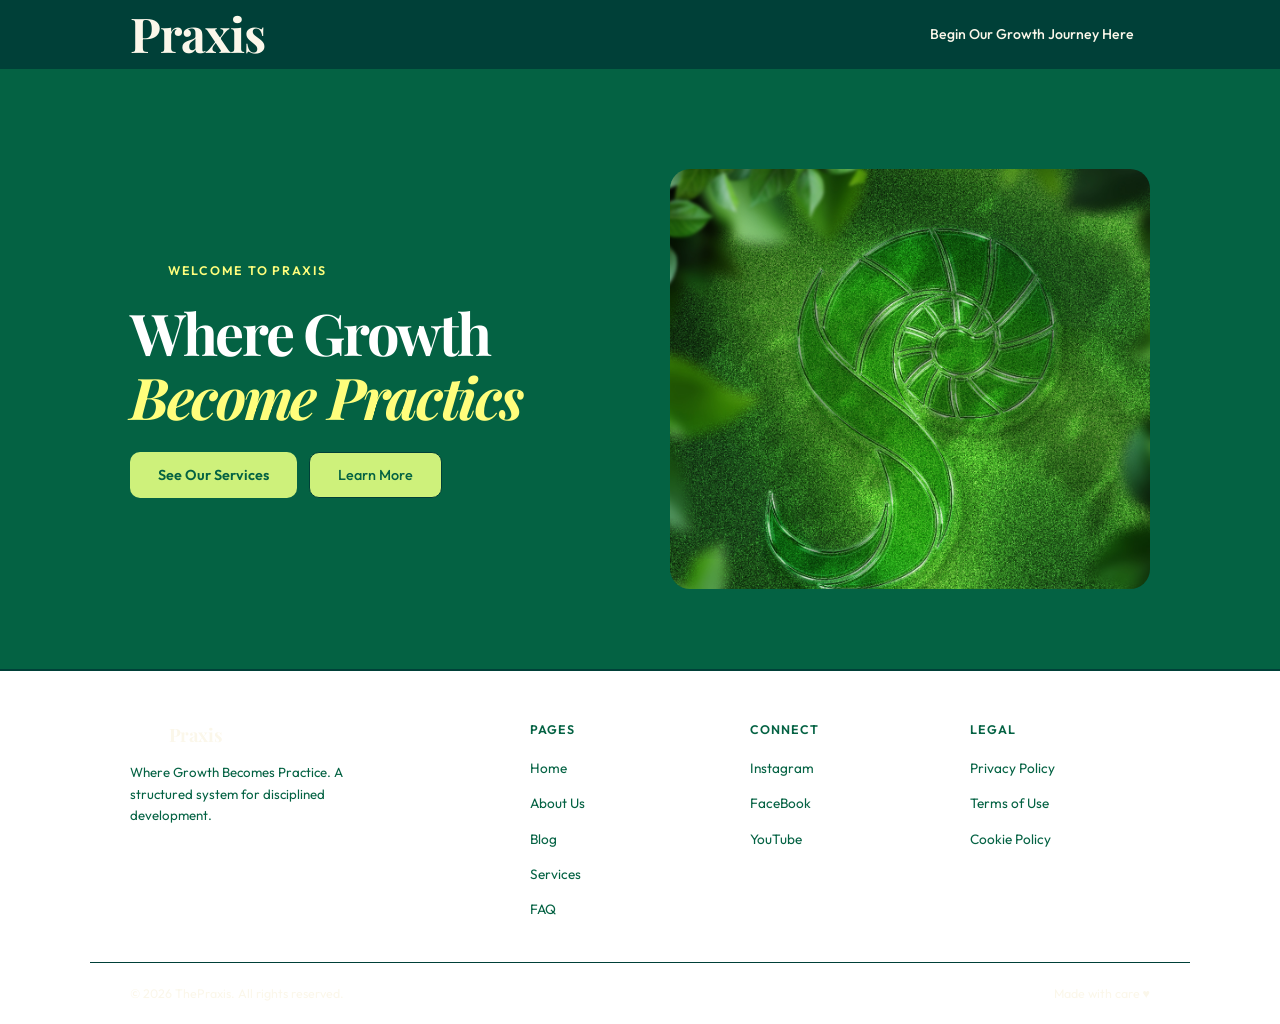
<file: index.html>
<!DOCTYPE html>
<html lang="en">
<head>
  <meta charset="UTF-8" />
  <meta name="viewport" content="width=device-width, initial-scale=1.0" />
  <title>Praxis</title>
  <link rel="stylesheet" href="home.css">
  <link href="https://fonts.googleapis.com/css2?family=Playfair+Display:wght@400;600;700&family=Outfit:wght@300;400;500;600&display=swap" rel="stylesheet" />
</head>
<body>

<!--Nav Bar-->
<nav>
  <div class="nav-inner">
    <div class="logo"><span>Praxis</span></div>

    <ul class="nav-links">
      <li><a href="about.html" class="active" id="nav-home">Begin Our Growth Journey Here</a></li>
    </ul>

    <button class="hamburger" onclick="toggleMenu(this)">
      <span></span><span></span><span></span>
    </button>
  </div>
</nav>

<!--Homepage-->
<div class="page active" id="page-home">

  <!--First half of the page -->
  <div class="hero">
    <div>
      <div class="hero-eyebrow animate-in">Welcome to Praxis</div>
      <h1 class="animate-in"> Where Growth <em> Become Practics</em></h1>
      <div class="hero-actions animate-in">
        <button class="btn-primary" onclick="showPage('services')">See Our Services</button>
        <button class="btn-secondary" onclick="showPage('about')">Learn More</button>
      </div>
    </div>
    <div class="hero-visual animate-in"></div>
  </div>

  <hr class="divider" />

  <!-- Features -->
 
</div>

<footer>
  <div class="footer-inner">
    <div class="footer-brand">
      <div class="logo">Your<span>Praxis</span></div>
      <p>Where Growth Becomes Practice. A structured system for disciplined development.</p>
    </div>
    <div class="footer-col">
      <h5>Pages</h5>
      <ul>
        <li><button onclick="showPage('home')">Home</button></li>
        <li><button onclick="showPage('about')">About Us</button></li>
        <li><button onclick="showPage('blog')">Blog</button></li>
        <li><button onclick="showPage('services')">Services</button></li>
        <li><button onclick="showPage('faq')">FAQ</button></li>
      </ul>
    </div>
    <div class="footer-col">
      <h5>Connect</h5>
      <ul>
        <li><button>Instagram</button></li>
        <li><button onclick="showLink('https://www.facebook.com/profile.php?id=61588609199906&sk=about')">FaceBook</button></li>
        <li><button>YouTube</button></li>
      </ul>
    </div>
    <div class="footer-col">
      <h5>Legal</h5>
      <ul>
        <li><button>Privacy Policy</button></li>
        <li><button>Terms of Use</button></li>
        <li><button>Cookie Policy</button></li>
      </ul>
    </div>
  </div>
  <div class="footer-bottom">
    <span>© 2026 ThePraxis. All rights reserved.</span>
    <span>Made with care ♥</span>
  </div>
</footer>
<script src="index.html"></script>
</body>
</html>
</file>
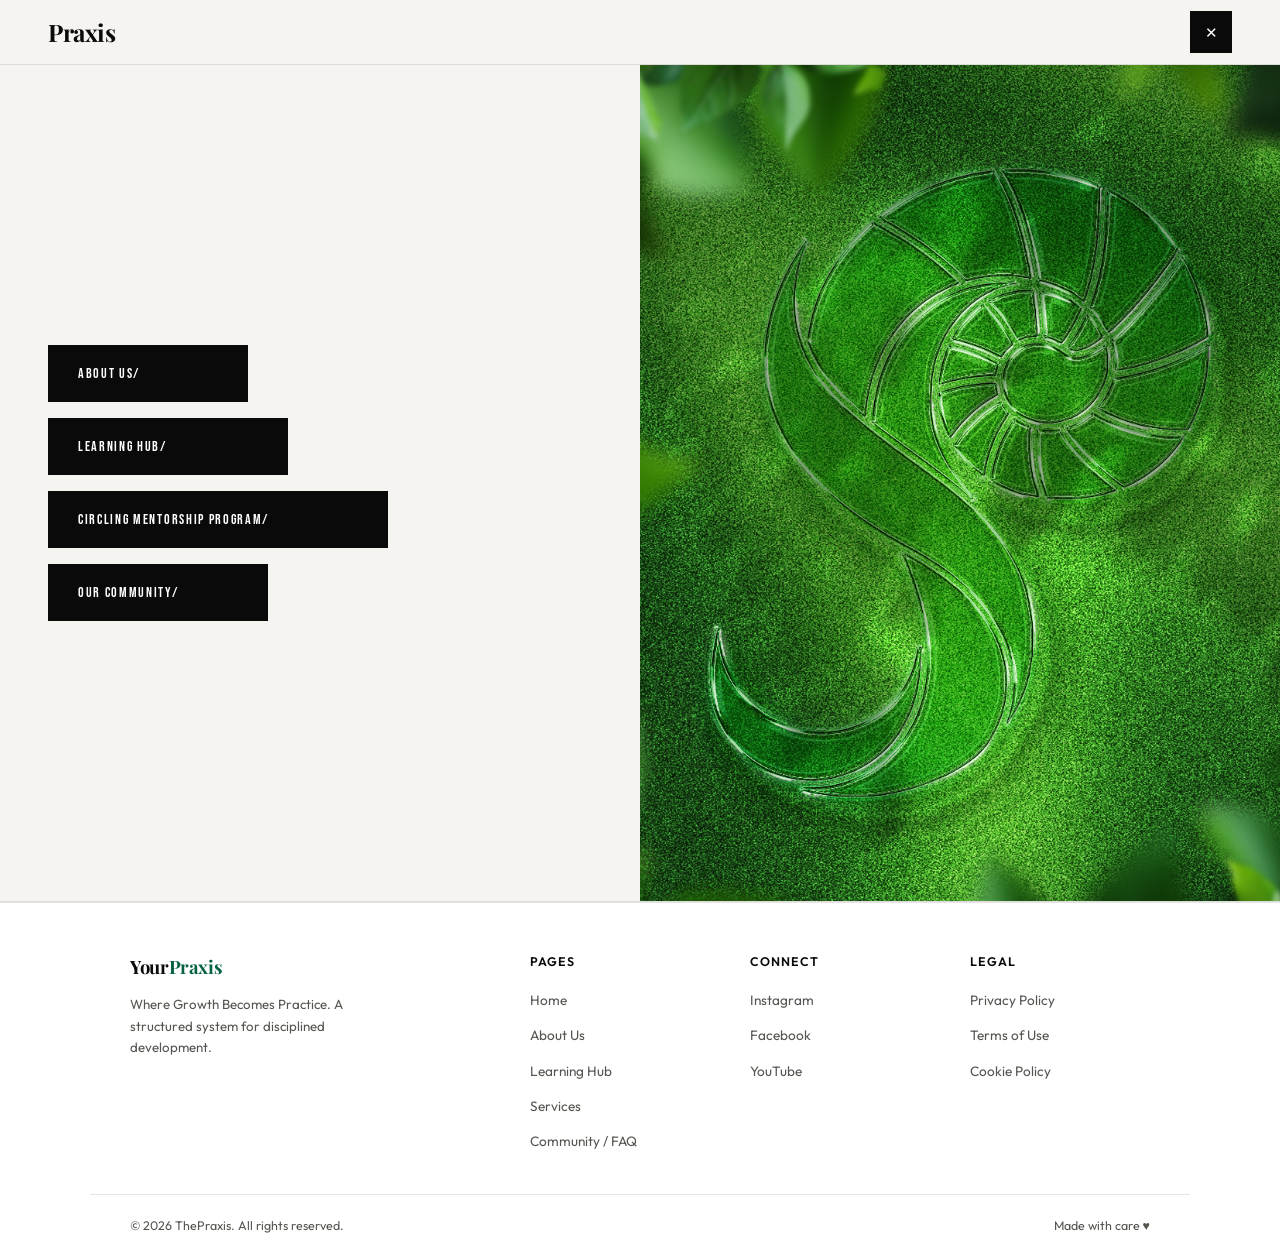
<file: about.html>
<!DOCTYPE html>
<html lang="en">
<head>
  <meta charset="UTF-8" />
  <meta name="viewport" content="width=device-width, initial-scale=1.0" />
  <title>Praxis</title>
  <link rel="stylesheet" href="about.css">
  <link href="https://fonts.googleapis.com/css2?family=Playfair+Display:wght@400;600;700&family=Outfit:wght@300;400;500;600&family=Bebas+Neue&display=swap" rel="stylesheet" />
 
</head>
<body>

<!-- ══ NAV ══ -->
<nav>
  <div class="nav-inner">
    <div class="logo">Praxis</div>
    <button class="nav-close" onclick="toggleClose(this)" aria-label="Close">✕</button>
    <button class="hamburger" onclick="toggleMenu(this)">
      <span></span><span></span><span></span>
    </button>
  </div>
</nav>

<!-- ══ HOME PAGE ══ -->
<div class="page active" id="page-home">

  <div class="split-hero">
    <!-- LEFT: nav buttons -->
    <div class="split-left">
      <button class="split-nav-btn animate-in" onclick="showPage('about')"><span>ABOUT US/</span></button>
      <button class="split-nav-btn animate-in" onclick="showPage('blog')"><span>LEARNING HUB/</span></button>
      <button class="split-nav-btn animate-in" onclick="showPage('services')"><span>CIRCLING MENTORSHIP PROGRAM/</span></button>
      <button class="split-nav-btn animate-in" onclick="showPage('faq')"><span>OUR COMMUNITY/</span></button>
    </div>

    <!-- RIGHT: image + overlay -->
    <div class="split-right">
      <div class="hero-visual"></div>
    </div>
  </div>

  <hr class="divider" />

  <!-- Features -->

</div><!-- /page-home -->

<!-- ══ ABOUT PAGE ══ -->
<div class="page" id="page-about">
  <div class="about-hero">
    <div class="about-text animate-in">
      <div class="section-label">About Praxis</div>
      <h2>We believe growth is a practice, not a destination.</h2>
      <p>Praxis was built on a simple idea: real transformation happens through consistent, intentional action — not bursts of motivation. We created a structured system that makes discipline accessible.</p>
      <p>Our team of coaches, mentors, and community builders work together to create an environment where growth is expected, celebrated, and sustained.</p>
    </div>
    <div class="about-visual animate-in">🌱</div>
  </div>
  <hr class="divider" />
  <div class="section">
    <div class="section-label">Our Values</div>
    <h2 class="section-title">Principles We Live By</h2>
    <div class="values-grid">
      <div class="value-card animate-in"><h4>Consistency Over Intensity</h4><p>Small, repeated actions compound into extraordinary results over time.</p></div>
      <div class="value-card animate-in"><h4>Radical Accountability</h4><p>We own our choices, our progress, and our setbacks — fully.</p></div>
      <div class="value-card animate-in"><h4>Community as Foundation</h4><p>Growth accelerates when we're surrounded by people invested in our success.</p></div>
      <div class="value-card animate-in"><h4>Practice as Identity</h4><p>We don't just do growth work. We become people who practice growth daily.</p></div>
    </div>
  </div>
  <hr class="divider" />
</div><!-- /page-about -->

<!-- ══ BLOG / LEARNING HUB PAGE ══ -->
<div class="page" id="page-blog">
  <div class="section">
    <div class="section-label">Learning Hub</div>
    <h2 class="section-title">Ideas Worth Practicing</h2>
    <p class="section-sub">Frameworks, stories, and insights to fuel your growth journey.</p>
    <div class="blog-grid">
      <div class="blog-card animate-in">
        <div class="blog-thumb g1"></div>
        <div class="blog-content">
          <div class="blog-tag">Mentorship</div>
          <div class="blog-title">Why Every High Performer Has a Mentor</div>
          <div class="blog-excerpt">The science and stories behind guided growth.</div>
          <div class="blog-meta"><span>Apr 2026</span><span class="read-more">Read →</span></div>
        </div>
      </div>
      <div class="blog-card animate-in">
        <div class="blog-thumb g2"></div>
        <div class="blog-content">
          <div class="blog-tag">Skills</div>
          <div class="blog-title">Building a Skillset That Compounds</div>
          <div class="blog-excerpt">How to choose the right skills at the right time.</div>
          <div class="blog-meta"><span>Mar 2026</span><span class="read-more">Read →</span></div>
        </div>
      </div>
      <div class="blog-card animate-in">
        <div class="blog-thumb g3"></div>
        <div class="blog-content">
          <div class="blog-tag">Habits</div>
          <div class="blog-title">The 1% Rule: Small Shifts, Big Gains</div>
          <div class="blog-excerpt">Marginal gains and the arithmetic of improvement.</div>
          <div class="blog-meta"><span>Feb 2026</span><span class="read-more">Read →</span></div>
        </div>
      </div>
      <div class="blog-card animate-in">
        <div class="blog-thumb g4"></div>
        <div class="blog-content">
          <div class="blog-tag">Community</div>
          <div class="blog-title">The Hidden Power of Accountability Circles</div>
          <div class="blog-excerpt">Why who you grow with matters as much as how.</div>
          <div class="blog-meta"><span>Jan 2026</span><span class="read-more">Read →</span></div>
        </div>
      </div>
      <div class="blog-card animate-in">
        <div class="blog-thumb g5"></div>
        <div class="blog-content">
          <div class="blog-tag">Mindset</div>
          <div class="blog-title">From Fixed to Fluid: Rewiring How You Learn</div>
          <div class="blog-excerpt">Practical ways to cultivate a growth mindset daily.</div>
          <div class="blog-meta"><span>Dec 2025</span><span class="read-more">Read →</span></div>
        </div>
      </div>
      <div class="blog-card animate-in">
        <div class="blog-thumb g6"></div>
        <div class="blog-content">
          <div class="blog-tag">Practice</div>
          <div class="blog-title">What Does Praxis Actually Mean?</div>
          <div class="blog-excerpt">The philosophy behind turning theory into lived action.</div>
          <div class="blog-meta"><span>Nov 2025</span><span class="read-more">Read →</span></div>
        </div>
      </div>
    </div>
  </div>
</div><!-- /page-blog -->

<!-- ══ SERVICES PAGE ══ -->
<div class="page" id="page-services">
  <div class="section">
    <div class="section-label">Services</div>
    <h2 class="section-title">Programs Designed for Real Growth</h2>
    <p class="section-sub">Every offering is built around practice — not passive consumption.</p>
    <div class="services-grid">
      <div class="service-card animate-in">
        <div class="service-icon">🧭</div>
        <div class="service-info"><h3>1-on-1 Mentorship</h3><p>Personalised sessions with a dedicated mentor who knows your goals, challenges, and growth edge.</p><span class="service-link">Learn more →</span></div>
      </div>
      <div class="service-card animate-in">
        <div class="service-icon">🔄</div>
        <div class="service-info"><h3>Circling Mentorship Program</h3><p>Small-group cohorts that combine peer accountability with expert facilitation for deep, sustained growth.</p><span class="service-link">Learn more →</span></div>
      </div>
      <div class="service-card animate-in">
        <div class="service-icon">📖</div>
        <div class="service-info"><h3>Learning Hub Access</h3><p>Curated frameworks, exercises, workshops, and resources updated every month.</p><span class="service-link">Learn more →</span></div>
      </div>
      <div class="service-card animate-in">
        <div class="service-icon">🌐</div>
        <div class="service-info"><h3>Community Membership</h3><p>Join a thriving community of growth-focused individuals doing the work alongside you.</p><span class="service-link">Learn more →</span></div>
      </div>
    </div>
  </div>
  <hr class="divider" />
  <div class="section">
    <div class="section-label">Pricing</div>
    <h2 class="section-title">Simple, Transparent Plans</h2>
    <div class="pricing-grid">
      <div class="pricing-card animate-in">
        <div class="plan-name">Starter</div>
        <div class="plan-price">Free</div>
        <div class="plan-period">Forever</div>
        <ul class="plan-features">
          <li class="plan-feature">Community access</li>
          <li class="plan-feature">Learning Hub (basic)</li>
          <li class="plan-feature">Monthly group call</li>
        </ul>
        <button class="plan-btn plan-btn-outline">Get Started</button>
      </div>
      <div class="pricing-card featured animate-in">
        <div class="plan-name">Growth</div>
        <div class="plan-price">$49</div>
        <div class="plan-period">per month</div>
        <ul class="plan-features">
          <li class="plan-feature">Everything in Starter</li>
          <li class="plan-feature">Full Learning Hub</li>
          <li class="plan-feature">Circling Program access</li>
          <li class="plan-feature">Weekly group sessions</li>
        </ul>
        <button class="plan-btn plan-btn-white">Join Growth</button>
      </div>
      <div class="pricing-card animate-in">
        <div class="plan-name">Elite</div>
        <div class="plan-price">$149</div>
        <div class="plan-period">per month</div>
        <ul class="plan-features">
          <li class="plan-feature">Everything in Growth</li>
          <li class="plan-feature">1-on-1 mentorship (2×/mo)</li>
          <li class="plan-feature">Priority support</li>
          <li class="plan-feature">Custom growth plan</li>
        </ul>
        <button class="plan-btn plan-btn-outline">Go Elite</button>
      </div>
    </div>
  </div>
</div><!-- /page-services -->

<!-- ══ FAQ / COMMUNITY PAGE ══ -->
<div class="page" id="page-faq">
  <div class="section">
    <div class="section-label">Community / FAQ</div>
    <h2 class="section-title">Questions, Answered</h2>
    <p class="section-sub">Everything you need to know before taking the first step.</p>
    <div class="faq-list">
      <div class="faq-item animate-in">
        <button class="faq-q" onclick="toggleFaq(this)">What is Praxis? <span class="faq-arrow">▼</span></button>
        <div class="faq-a">Praxis is a structured personal-growth platform combining mentorship, community, and curated learning — built for people serious about turning intention into consistent action.</div>
      </div>
      <div class="faq-item animate-in">
        <button class="faq-q" onclick="toggleFaq(this)">Who is this for? <span class="faq-arrow">▼</span></button>
        <div class="faq-a">Anyone committed to deliberate self-development — whether you're a student, professional, entrepreneur, or simply someone who wants to grow with structure and community support.</div>
      </div>
      <div class="faq-item animate-in">
        <button class="faq-q" onclick="toggleFaq(this)">What is the Circling Mentorship Program? <span class="faq-arrow">▼</span></button>
        <div class="faq-a">A small-group cohort programme where 4–8 members work together with a trained facilitator over a defined period. You share goals, hold each other accountable, and grow together in real time.</div>
      </div>
      <div class="faq-item animate-in">
        <button class="faq-q" onclick="toggleFaq(this)">Can I cancel my plan anytime? <span class="faq-arrow">▼</span></button>
        <div class="faq-a">Yes. All paid plans are month-to-month with no lock-in. You can upgrade, downgrade, or cancel at any time from your account dashboard.</div>
      </div>
      <div class="faq-item animate-in">
        <button class="faq-q" onclick="toggleFaq(this)">Is there a free option? <span class="faq-arrow">▼</span></button>
        <div class="faq-a">Absolutely — the Starter tier is free forever and includes community access, basic Learning Hub content, and a monthly group call.</div>
      </div>
    </div>
    <div class="contact-strip animate-in">
      <div>
        <h3>Still have questions?</h3>
        <p>We're happy to help — someone from the team will get back to you within 24 hours.</p>
      </div>
      <button class="contact-email" onclick="showLink('https://www.facebook.com/profile.php?id=61588609199906&sk=about')">Contact Us</button>
    </div>
  </div>
</div><!-- /page-faq -->

<!-- ══ FOOTER ══ -->
<footer>
  <div class="footer-inner">
    <div class="footer-brand">
      <div class="logo">Your<span>Praxis</span></div>
      <p>Where Growth Becomes Practice. A structured system for disciplined development.</p>
    </div>
    <div class="footer-col">
      <h5>Pages</h5>
      <ul>
        <li><button onclick="showPage('home')">Home</button></li>
        <li><button onclick="showPage('about')">About Us</button></li>
        <li><button onclick="showPage('blog')">Learning Hub</button></li>
        <li><button onclick="showPage('services')">Services</button></li>
        <li><button onclick="showPage('faq')">Community / FAQ</button></li>
      </ul>
    </div>
    <div class="footer-col">
      <h5>Connect</h5>
      <ul>
        <li><button>Instagram</button></li>
        <li><button onclick="showLink('https://www.facebook.com/profile.php?id=61588609199906&sk=about')">Facebook</button></li>
        <li><button>YouTube</button></li>
      </ul>
    </div>
    <div class="footer-col">
      <h5>Legal</h5>
      <ul>
        <li><button>Privacy Policy</button></li>
        <li><button>Terms of Use</button></li>
        <li><button>Cookie Policy</button></li>
      </ul>
    </div>
  </div>
  <div class="footer-bottom">
    <span>© 2026 ThePraxis. All rights reserved.</span>
    <span>Made with care ♥</span>
  </div>
</footer>
<script src="about.js"></script>
</body>
</html>
</file>
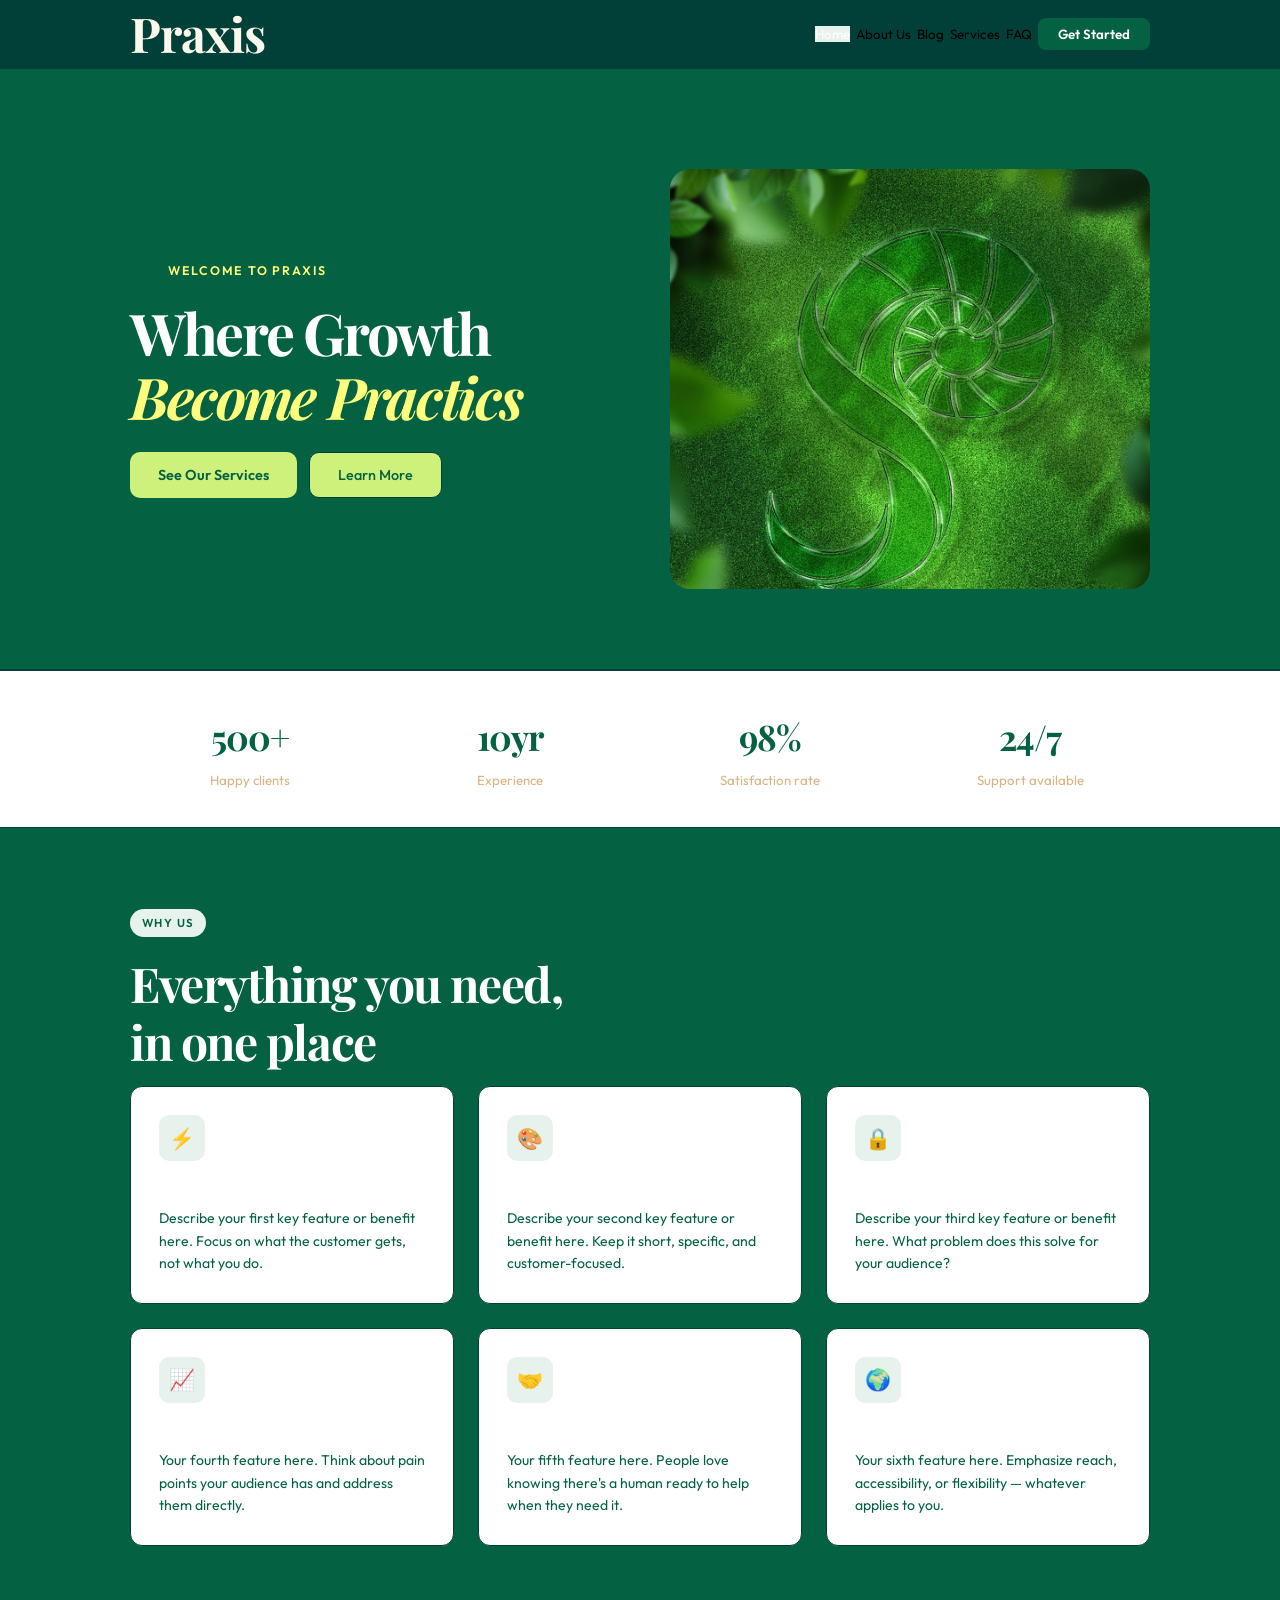
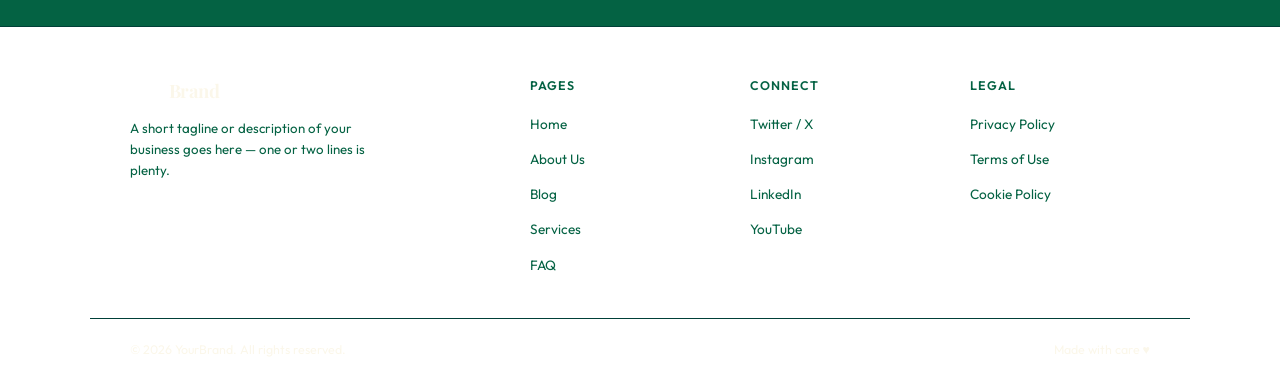
<file: home.html>
<!DOCTYPE html>
<html lang="en">
<head>
  <meta charset="UTF-8" />
  <meta name="viewport" content="width=device-width, initial-scale=1.0" />
  <title>Praxis</title>
  <link rel="stylesheet" href="home.css">
  <link href="https://fonts.googleapis.com/css2?family=Playfair+Display:wght@400;600;700&family=Outfit:wght@300;400;500;600&display=swap" rel="stylesheet" />
</head>
<body>

<!--Nav Bar-->
<nav>
  <div class="nav-inner">
    <div class="logo"><span>Praxis</span></div>

    <ul class="nav-links">
      <li><button onclick="showPage('home')" class="active" id="nav-home">Home</button></li>
      <li><button onclick="showPage('about')" id="nav-about">About Us</button></li>
      <li><button onclick="showPage('blog')" id="nav-blog">Blog</button></li>
      <li><button onclick="showPage('services')" id="nav-services">Services</button></li>
      <li><button onclick="showPage('faq')" id="nav-faq">FAQ</button></li>
      <li><button class="nav-cta">Get Started</button></li>
    </ul>

    <button class="hamburger" onclick="toggleMenu(this)">
      <span></span><span></span><span></span>
    </button>
  </div>
</nav>

<!--Homepage-->
<div class="page active" id="page-home">

  <!--First half of the page -->
  <div class="hero">
    <div>
      <div class="hero-eyebrow animate-in">Welcome to Praxis</div>
      <h1 class="animate-in"> Where Growth <em> Become Practics</em></h1>
      <div class="hero-actions animate-in">
        <button class="btn-primary" onclick="showPage('services')">See Our Services</button>
        <button class="btn-secondary" onclick="showPage('about')">Learn More</button>
      </div>
    </div>
    <div class="hero-visual animate-in"></div>
  </div>

  <hr class="divider" />

  <!-- Random stats maybe??? -->
  <div class="stats-strip">
    <div class="stats-inner"> 
      <div><div class="stat-num">500+</div><div class="stat-label">Happy clients</div></div>
      <div><div class="stat-num">10yr</div><div class="stat-label">Experience</div></div>
      <div><div class="stat-num">98%</div><div class="stat-label">Satisfaction rate</div></div>
      <div><div class="stat-num">24/7</div><div class="stat-label">Support available</div></div>
    </div>
  </div>

  <!-- Features -->
  <div class="section">
    <div class="section-label">Why us</div>
    <h2 class="section-title">Everything you need,<br>in one place</h2>
    

    <div class="features-grid">
      <div class="feature-card">
        <div class="feature-icon">⚡</div>
        <h3>Fast & Reliable</h3>
        <p>Describe your first key feature or benefit here. Focus on what the customer gets, not what you do.</p>
      </div>
      <div class="feature-card">
        <div class="feature-icon">🎨</div>
        <h3>Beautifully Crafted</h3>
        <p>Describe your second key feature or benefit here. Keep it short, specific, and customer-focused.</p>
      </div>
      <div class="feature-card">
        <div class="feature-icon">🔒</div>
        <h3>Secure & Trusted</h3>
        <p>Describe your third key feature or benefit here. What problem does this solve for your audience?</p>
      </div>
      <div class="feature-card">
        <div class="feature-icon">📈</div>
        <h3>Built to Scale</h3>
        <p>Your fourth feature here. Think about pain points your audience has and address them directly.</p>
      </div>
      <div class="feature-card">
        <div class="feature-icon">🤝</div>
        <h3>Personal Support</h3>
        <p>Your fifth feature here. People love knowing there's a human ready to help when they need it.</p>
      </div>
      <div class="feature-card">
        <div class="feature-icon">🌍</div>
        <h3>Available Anywhere</h3>
        <p>Your sixth feature here. Emphasize reach, accessibility, or flexibility — whatever applies to you.</p>
      </div>
    </div>
  </div>

</div>

<!--About Page-->
<div class="page" id="page-about">

  <div class="about-hero">
    <div class="about-visual animate-in">👋</div>
    <div class="about-text">
      <div class="section-label animate-in">Our story</div>
      <h2 class="animate-in">We're a team that cares about doing great work</h2>
      <p class="animate-in">This is where you tell your story. Who are you, what do you believe in, and why did you start this? Be genuine — people connect with real stories more than polished corporate copy.</p>
      <p class="animate-in">Add another paragraph here with more depth. Talk about your journey, your mission, or what drives your team every day. This is your chance to build trust.</p>
      <button class="btn-primary animate-in" onclick="showPage('services')">See What We Offer →</button>
    </div>
  </div>

  <hr class="divider" />

  <div class="section">
    <div class="section-label">What we stand for</div>
    <h2 class="section-title">Our values</h2>
    <p class="section-sub">These are the principles that guide every decision we make and every project we take on.</p>

    <div class="values-grid">
      <div class="value-card">
        <h4>🌱 Value One</h4>
        <p>Describe this core value and what it means in practice for your team and your clients. Keep it authentic.</p>
      </div>
      <div class="value-card">
        <h4>💡 Value Two</h4>
        <p>Describe this core value and what it means in practice for your team and your clients. Keep it authentic.</p>
      </div>
      <div class="value-card">
        <h4>🤲 Value Three</h4>
        <p>Describe this core value and what it means in practice for your team and your clients. Keep it authentic.</p>
      </div>
      <div class="value-card">
        <h4>🔥 Value Four</h4>
        <p>Describe this core value and what it means in practice for your team and your clients. Keep it authentic.</p>
      </div>
    </div>
  </div>

  <hr class="divider" />

  <div class="section">
    <div class="section-label">The people</div>
    <h2 class="section-title">Meet the team</h2>
    <p class="section-sub">Real humans who are passionate about what they do. Add or remove cards to match your team size.</p>

    <div class="team-grid">
      <div class="team-card">
        <div class="team-avatar">👤</div>
        <div class="team-name">Your Name</div>
        <div class="team-role">Founder & CEO</div>
        <div class="team-bio">A short sentence or two about this person — their background, what they bring to the team.</div>
      </div>
      <div class="team-card">
        <div class="team-avatar">👤</div>
        <div class="team-name">Team Member</div>
        <div class="team-role">Head of Design</div>
        <div class="team-bio">A short sentence or two about this person — their background, what they bring to the team.</div>
      </div>
      <div class="team-card">
        <div class="team-avatar">👤</div>
        <div class="team-name">Team Member</div>
        <div class="team-role">Lead Developer</div>
        <div class="team-bio">A short sentence or two about this person — their background, what they bring to the team.</div>
      </div>
    </div>
  </div>

</div>

<!--Blog section -->
<div class="page" id="page-blog">
  <div class="section">
    <div class="section-label animate-in">From the blog</div>
    <h2 class="section-title animate-in">Latest articles</h2>
    <p class="section-sub animate-in">Thoughts, guides, and updates from our team. Replace these with your real posts.</p>

    <div class="blog-grid">
      <div class="blog-card">
        <div class="blog-thumb g1">✍️</div>
        <div class="blog-content">
          <div class="blog-tag">Category</div>
          <div class="blog-title">Your first blog post title goes right here</div>
          <div class="blog-excerpt">A short excerpt that gives the reader a preview of what they'll learn. Make it enticing — one or two sentences.</div>
          <div class="blog-meta">
            <span>Jan 12, 2026</span>
            <a href="#" class="read-more">Read more →</a>
          </div>
        </div>
      </div>
      <div class="blog-card">
        <div class="blog-thumb g2">💡</div>
        <div class="blog-content">
          <div class="blog-tag">Tips</div>
          <div class="blog-title">A second article with a compelling headline</div>
          <div class="blog-excerpt">Draw the reader in with a short, punchy preview. What will they take away from this post?</div>
          <div class="blog-meta">
            <span>Jan 5, 2026</span>
            <a href="#" class="read-more">Read more →</a>
          </div>
        </div>
      </div>
      <div class="blog-card">
        <div class="blog-thumb g3">🚀</div>
        <div class="blog-content">
          <div class="blog-tag">News</div>
          <div class="blog-title">Third post — keep headlines under 10 words</div>
          <div class="blog-excerpt">Short excerpts work best. Give just enough info to spark curiosity and earn the click.</div>
          <div class="blog-meta">
            <span>Dec 28, 2025</span>
            <a href="#" class="read-more">Read more →</a>
          </div>
        </div>
      </div>
      <div class="blog-card">
        <div class="blog-thumb g4">🎯</div>
        <div class="blog-content">
          <div class="blog-tag">Guide</div>
          <div class="blog-title">A fourth article you can customize freely</div>
          <div class="blog-excerpt">Add as many blog cards as you need. Duplicate the HTML block above and change the content.</div>
          <div class="blog-meta">
            <span>Dec 15, 2025</span>
            <a href="#" class="read-more">Read more →</a>
          </div>
        </div>
      </div>
      <div class="blog-card">
        <div class="blog-thumb g5">📖</div>
        <div class="blog-content">
          <div class="blog-tag">Story</div>
          <div class="blog-title">Fifth post — share something valuable here</div>
          <div class="blog-excerpt">The best blog content teaches something, tells a story, or solves a real problem your audience has.</div>
          <div class="blog-meta">
            <span>Nov 30, 2025</span>
            <a href="#" class="read-more">Read more →</a>
          </div>
        </div>
      </div>
      <div class="blog-card">
        <div class="blog-thumb g6">🌐</div>
        <div class="blog-content">
          <div class="blog-tag">Insights</div>
          <div class="blog-title">Sixth post to round out the grid nicely</div>
          <div class="blog-excerpt">Six cards fill the grid perfectly in three columns. Add more below if your blog grows.</div>
          <div class="blog-meta">
            <span>Nov 18, 2025</span>
            <a href="#" class="read-more">Read more →</a>
          </div>
        </div>
      </div>
    </div>
  </div>
</div>

<!--Services -->
<div class="page" id="page-services">
  <div class="section">
    <div class="section-label animate-in">What we do</div>
    <h2 class="section-title animate-in">Our services</h2>
    <p class="section-sub animate-in">Add, remove, or rename these service cards to match what you actually offer.</p>

    <div class="services-grid" style="margin-bottom: 70px;">
      <div class="service-card">
        <div class="service-icon">🎨</div>
        <div class="service-info">
          <h3>Service One</h3>
          <p>Describe this service clearly. What do you do, who is it for, and what result does the client get? One to three sentences works well here.</p>
          <a href="#" class="service-link">Learn more →</a>
        </div>
      </div>
      <div class="service-card">
        <div class="service-icon">💻</div>
        <div class="service-info">
          <h3>Service Two</h3>
          <p>Describe this service clearly. What do you do, who is it for, and what result does the client get? One to three sentences works well here.</p>
          <a href="#" class="service-link">Learn more →</a>
        </div>
      </div>
      <div class="service-card">
        <div class="service-icon">📊</div>
        <div class="service-info">
          <h3>Service Three</h3>
          <p>Describe this service clearly. What do you do, who is it for, and what result does the client get? One to three sentences works well here.</p>
          <a href="#" class="service-link">Learn more →</a>
        </div>
      </div>
      <div class="service-card">
        <div class="service-icon">🔧</div>
        <div class="service-info">
          <h3>Service Four</h3>
          <p>Describe this service clearly. What do you do, who is it for, and what result does the client get? One to three sentences works well here.</p>
          <a href="#" class="service-link">Learn more →</a>
        </div>
      </div>
    </div>

    <hr class="divider" style="margin-bottom: 60px;" />

    <div class="section-label">Pricing</div>
    <h2 class="section-title">Simple, honest pricing</h2>
    <p class="section-sub">No hidden fees. Pick the plan that fits. Update the prices and features to match your offerings.</p>

    <div class="pricing-grid">
      <div class="pricing-card">
        <div class="plan-name">Starter</div>
        <div class="plan-price">$0</div>
        <div class="plan-period">per month</div>
        <ul class="plan-features">
          <li class="plan-feature">Feature one</li>
          <li class="plan-feature">Feature two</li>
          <li class="plan-feature">Feature three</li>
          <li class="plan-feature">Email support</li>
        </ul>
        <button class="plan-btn plan-btn-outline">Get started free</button>
      </div>
      <div class="pricing-card featured">
        <div class="plan-name">Pro</div>
        <div class="plan-price">$49</div>
        <div class="plan-period">per month</div>
        <ul class="plan-features">
          <li class="plan-feature">Everything in Starter</li>
          <li class="plan-feature">Feature four</li>
          <li class="plan-feature">Feature five</li>
          <li class="plan-feature">Priority support</li>
        </ul>
        <button class="plan-btn plan-btn-white">Start Pro plan</button>
      </div>
      <div class="pricing-card">
        <div class="plan-name">Enterprise</div>
        <div class="plan-price">Custom</div>
        <div class="plan-period">contact us</div>
        <ul class="plan-features">
          <li class="plan-feature">Everything in Pro</li>
          <li class="plan-feature">Custom integrations</li>
          <li class="plan-feature">Dedicated manager</li>
          <li class="plan-feature">SLA guarantee</li>
        </ul>
        <button class="plan-btn plan-btn-outline">Talk to sales</button>
      </div>
    </div>
  </div>
</div>

<!--FAQ -->
<div class="page" id="page-faq">
  <div class="section">
    <div class="section-label animate-in">Got questions?</div>
    <h2 class="section-title animate-in">Frequently asked questions</h2>
    <p class="section-sub animate-in">Add your own questions and answers below. These should address the most common things your audience wants to know.</p>

    <div class="faq-list">
      <div class="faq-item">
        <button class="faq-q" onclick="toggleFaq(this)">
          What is your most frequently asked question?
          <span class="faq-arrow">▼</span>
        </button>
        <div class="faq-a">Write a clear, helpful answer here. Avoid jargon — answer the way you'd explain it to a friend. You can add as much detail as needed, but try to keep answers concise and scannable.</div>
      </div>
      <div class="faq-item">
        <button class="faq-q" onclick="toggleFaq(this)">
          How does your process work from start to finish?
          <span class="faq-arrow">▼</span>
        </button>
        <div class="faq-a">Explain your process step by step here. People want to know what to expect before they commit. A clear process description builds confidence and reduces friction.</div>
      </div>
      <div class="faq-item">
        <button class="faq-q" onclick="toggleFaq(this)">
          What is your pricing and are there any hidden fees?
          <span class="faq-arrow">▼</span>
        </button>
        <div class="faq-a">Be transparent about pricing here. If you have multiple plans, reference the Services page. Mention what's included, what's not, and any common add-ons people ask about.</div>
      </div>
      <div class="faq-item">
        <button class="faq-q" onclick="toggleFaq(this)">
          How long does it typically take to see results?
          <span class="faq-arrow">▼</span>
        </button>
        <div class="faq-a">Set realistic expectations here. Be honest about timelines — over-promising leads to disappointed clients. If it varies, explain what factors affect the timeline.</div>
      </div>
      <div class="faq-item">
        <button class="faq-q" onclick="toggleFaq(this)">
          Do you offer refunds or a satisfaction guarantee?
          <span class="faq-arrow">▼</span>
        </button>
        <div class="faq-a">Clearly state your policy here. A clear, fair refund policy removes a major barrier to purchase. If you offer a guarantee, spell out exactly what it covers.</div>
      </div>
      <div class="faq-item">
        <button class="faq-q" onclick="toggleFaq(this)">
          How can I get in touch with your team?
          <span class="faq-arrow">▼</span>
        </button>
        <div class="faq-a">List your contact options here — email, phone, chat, etc. Include expected response times so people know what to expect. You can also link to a contact form if you have one.</div>
      </div>
    </div>

    <!-- Contact strip -->
    <div class="contact-strip">
      <div>
        <h3>Still have questions?</h3>
        <p>We're happy to help — just send us a message and we'll get back to you quickly.</p>
      </div>
      <a href="mailto:hello@yourdomain.com" class="contact-email">📧 hello@yourdomain.com</a>
    </div>

  </div>
</div>

<!-- ═══════════════════════════════════════
     FOOTER
════════════════════════════════════════ -->
<footer>
  <div class="footer-inner">
    <div class="footer-brand">
      <div class="logo">Your<span>Brand</span></div>
      <p>A short tagline or description of your business goes here — one or two lines is plenty.</p>
    </div>
    <div class="footer-col">
      <h5>Pages</h5>
      <ul>
        <li><button onclick="showPage('home')">Home</button></li>
        <li><button onclick="showPage('about')">About Us</button></li>
        <li><button onclick="showPage('blog')">Blog</button></li>
        <li><button onclick="showPage('services')">Services</button></li>
        <li><button onclick="showPage('faq')">FAQ</button></li>
      </ul>
    </div>
    <div class="footer-col">
      <h5>Connect</h5>
      <ul>
        <li><button>Twitter / X</button></li>
        <li><button>Instagram</button></li>
        <li><button>LinkedIn</button></li>
        <li><button>YouTube</button></li>
      </ul>
    </div>
    <div class="footer-col">
      <h5>Legal</h5>
      <ul>
        <li><button>Privacy Policy</button></li>
        <li><button>Terms of Use</button></li>
        <li><button>Cookie Policy</button></li>
      </ul>
    </div>
  </div>
  <div class="footer-bottom">
    <span>© 2026 YourBrand. All rights reserved.</span>
    <span>Made with care ♥</span>
  </div>
</footer>

<script>
  /* ── Page switching ── */
  function showPage(id) {
    document.querySelectorAll('.page').forEach(p => p.classList.remove('active'));
    document.querySelectorAll('.nav-links button').forEach(b => b.classList.remove('active'));

    document.getElementById('page-' + id).classList.add('active');
    const navBtn = document.getElementById('nav-' + id);
    if (navBtn) navBtn.classList.add('active');

    window.scrollTo({ top: 0, behavior: 'smooth' });
  }

  /* ── FAQ accordion ── */
  function toggleFaq(btn) {
    const item = btn.closest('.faq-item');
    const isOpen = item.classList.contains('open');
    document.querySelectorAll('.faq-item').forEach(i => i.classList.remove('open'));
    if (!isOpen) item.classList.add('open');
  }

  /* ── Mobile menu (placeholder) ── */
  function toggleMenu(btn) {
    // On mobile, toggle a simple nav dropdown
    let menu = document.getElementById('mobile-menu');
    if (!menu) {
      menu = document.createElement('div');
      menu.id = 'mobile-menu';
      menu.style.cssText = 'position:fixed;top:68px;left:0;right:0;background:#fff;border-bottom:1px solid #e8e8e4;padding:12px 20px;z-index:99;display:flex;flex-direction:column;gap:4px;';
      ['home','about','blog','services','faq'].forEach(p => {
        const b = document.createElement('button');
        b.textContent = p.charAt(0).toUpperCase() + p.slice(1).replace('-',' ');
        b.style.cssText = 'text-align:left;padding:12px 16px;border-radius:8px;font-family:inherit;font-size:.9rem;color:#1a1a1a;cursor:pointer;border:none;background:none;';
        b.onmouseenter = () => b.style.background = '#e8f2ed';
        b.onmouseleave = () => b.style.background = 'none';
        b.onclick = () => { showPage(p); menu.remove(); };
        menu.appendChild(b);
      });
      document.body.appendChild(menu);
    } else {
      menu.remove();
    }
  }
</script>
</body>
</html>
</file>
<file: home.css>
:root {
    --bg: #004038;
    --white: #ffffff;
    --text: #FFF;
    --text-muted: #FBF7EA;
    --accent: #046243;
    --accent-light: #e8f2ed;
    --border: #004038;
    --radius: 12px;
    --font-display: 'Playfair Display', Georgia, serif;
    --font-body: 'Outfit', sans-serif;
  }

  *, *::before, *::after { box-sizing: border-box; margin: 0; padding: 0; }
  html { scroll-behavior: smooth; }

  body {
    background: var(--accent);
    color: var(--text);
    font-family: var(--font-body);
    font-weight: 400;
    line-height: 1.7;
    background-size: cover;
    background-repeat: no-repeat;

  }

  a { color: inherit; text-decoration: none; }
  img { max-width: 100%; display: block; }
  button { cursor: pointer; font-family: inherit; border: none; background: none; }

  /* ── PAGE SWITCHING ── */
  .page { display: none; }
  .page.active { display: block; }

  /* ── NAVBAR ── */
  nav {
    position: sticky;
    top: 0;
    z-index: 100;
    background: var(--bg);
    backdrop-filter: blur(14px);
    border-bottom: 1px solid var(--border);
  }

  .nav-inner {
    max-width: 1100px;
    margin: 0 auto;
    padding: 0 40px;
    height: 68px;
    display: flex;
    align-items: center;
    justify-content: space-between;
  }

  .logo {
    font-family: var(--font-display);
    font-weight: 700;
    font-size: 3rem;
    color: var(--text);
    letter-spacing: -0.02em;
  }
  .logo span { color: var(--text-muted); }

  .nav-links {
    display: flex;
    align-items: center;
    gap: 6px;
    list-style: none;
  }

  .nav-links li a {
    font-family: var(--font-body);
    font-size: 0.88rem;
    font-weight: 500;
    color: var(--text-muted);
    padding: 7px 16px;
    border-radius: 8px;
    transition: all .18s;
  }
  .nav-links li button:hover { color: var(--text); background: var(--border); }
  .nav-links li button.active { color: var(--text); background: var(--accent-light); }

  .nav-cta {
    background: var(--accent) !important;
    color: #fff !important;
    border-radius: 8px;
    padding: 8px 20px !important;
    font-weight: 600 !important;
    transition: opacity .18s !important;
  }
  .nav-cta:hover { opacity: .85; background: var(--accent) !important; }

  /* Hamburger (mobile) */
  .hamburger {
    display: none;
    flex-direction: column;
    gap: 5px;
    padding: 6px;
  }
  .hamburger span {
    display: block;
    width: 22px;
    height: 2px;
    background: var(--text);
    border-radius: 2px;
    transition: all .2s;
  }

  /* ── SHARED SECTION STYLES ── */
  .section {
    max-width: 1100px;
    margin: 0 auto;
    padding: 80px 40px;
  }

  .section-label {
    display: inline-block;
    font-size: 0.72rem;
    font-weight: 600;
    letter-spacing: .12em;
    text-transform: uppercase;
    color: var(--accent);
    background: var(--accent-light);
    padding: 4px 12px;
    border-radius: 99px;
    margin-bottom: 18px;
  }

  h1, h2, h3 { font-family: var(--font-display); line-height: 1.2; }

  .section-title {
    font-size: clamp(2rem, 4vw, 3rem);
    font-weight: 700;
    letter-spacing: -0.03em;
    margin-bottom: 16px;
  }

  .section-sub {
    font-size: 1.05rem;
    color: var(--text-muted);
    max-width: 520px;
    margin-bottom: 52px;
  }

  .divider {
    border: none;
    border-top: 1px solid var(--border);
    margin: 0;
  }

  /* HOME PAGE*/

  /* Hero */
  .hero {
    max-width: 1100px;
    margin: 0 auto;
    padding: 100px 40px 80px;
    display: grid;
    grid-template-columns: 1fr 1fr;
    gap: 60px;
    align-items: center;
    /*background-image: url("background.jpg");
    background-size: cover;
    background-repeat: repeat;*/
  }

  .hero-eyebrow {
    font-size: 0.78rem;
    font-weight: 600;
    letter-spacing: .14em;
    text-transform: uppercase;
    color: #FFFE7C;
    margin-bottom: 20px;
    display: flex;
    align-items: center;
    gap: 10px;
  }
  .hero-eyebrow::before {
    content: '';
    display: block;
    width: 28px;
    height: 2px;
    background: var(--accent);
    border-radius: 2px;
  }

  .hero h1 {
    font-size: clamp(2.4rem, 5vw, 3.6rem);
    letter-spacing: -0.04em;
    margin-bottom: 24px;
    line-height: 1.1;
  }

  .hero h1 em {
    font-style: italic;
    color: #FFFE7C;
  }

  .hero-desc {
    font-size: 1.05rem;
    color: var(--text-muted);
    margin-bottom: 36px;
    max-width: 440px;
  }

  .hero-actions { display: flex; gap: 12px; flex-wrap: wrap; }

  .btn-primary {
    background: #CEF17B;
    color: var(--accent);
    border-radius: 10px;
    padding: 13px 28px;
    font-size: 0.9rem;
    font-weight: 600;
    transition: opacity .18s, transform .15s;
  }
  .btn-primary:hover { opacity: .88; transform: translateY(-1px); }

  .btn-secondary {
    background: #CEF17B;
    color: var(--accent);
    border: 1px solid var(--border);
    border-radius: 10px;
    padding: 13px 28px;
    font-size: 0.9rem;
    font-weight: 500;
    transition: border-color .18s, background .18s;
  }
  .btn-secondary:hover { border-color: var(--accent); background: var(--accent-light); }

  .hero-visual {
    background: url("AVATAR.jpg");
    border-radius: 20px;
    height: 420px;
    display: flex;
    align-items: center;
    justify-content: center;
    font-size: 4rem;
    position: relative;
    overflow: hidden;
    background-size: cover;
  }
  .hero-visual::before {
    content: '';
    position: absolute;
    width: 200px; height: 200px;
    background: rgba(42,92,69,.08);
    border-radius: 50%;
    top: -40px; right: -40px;
  }
  .hero-visual::after {
    content: '';
    position: absolute;
    width: 120px; height: 120px;
    background: rgba(42,92,69,.06);
    border-radius: 50%;
    bottom: 30px; left: -20px;
  }

  /* Stats strip */
  .stats-strip {
    border-top: 1px solid var(--border);
    border-bottom: 1px solid var(--border);
    background: var(--white);
  }
  .stats-inner {
    max-width: 1100px;
    margin: 0 auto;
    padding: 36px 40px;
    display: grid;
    grid-template-columns: repeat(4, 1fr);
    gap: 20px;
    text-align: center;
  }
  .stat-num {
    font-family: var(--font-display);
    font-size: 2.2rem;
    font-weight: 700;
    color: var(--accent);
    letter-spacing: -0.03em;
  }
  .stat-label { font-size: 0.83rem; color: rgb(219, 179, 130); margin-top: 2px; }

  /* Features grid */
  .features-grid {
    display: grid;
    grid-template-columns: repeat(3, 1fr);
    gap: 24px;
  }
  .feature-card {
    background: var(--white);
    border: 1px solid var(--border);
    border-radius: var(--radius);
    padding: 28px;
    transition: box-shadow .2s, transform .18s;
  }
  .feature-card:hover { box-shadow: 0 8px 30px rgba(0,0,0,.06); transform: translateY(-2px); }
  .feature-icon {
    width: 46px; height: 46px;
    background: var(--accent-light);
    border-radius: 10px;
    display: flex; align-items: center; justify-content: center;
    font-size: 1.3rem;
    margin-bottom: 18px;
  }
  .feature-card h3 { font-size: 1.05rem; margin-bottom: 8px; }
  .feature-card p { font-size: 0.88rem; color: var(--accent); line-height: 1.6; }

  /* ─────────────────────────────────────────
     ABOUT PAGE
  ───────────────────────────────────────── */
  .about-hero {
    max-width: 1100px;
    margin: 0 auto;
    padding: 80px 40px 60px;
    display: grid;
    grid-template-columns: 1fr 1fr;
    gap: 70px;
    align-items: center;
  }
  .about-visual {
    background: linear-gradient(160deg, #e8f2ed, #f5f0e8);
    border-radius: 20px;
    height: 380px;
    display: flex; align-items: center; justify-content: center;
    font-size: 4rem;
  }
  .about-text h2 { font-size: 2.5rem; margin-bottom: 20px; letter-spacing: -0.03em; }
  .about-text p { color: var(--text-muted); margin-bottom: 16px; font-size: 0.96rem; }

  .values-grid {
    display: grid;
    grid-template-columns: repeat(2, 1fr);
    gap: 20px;
  }
  .value-card {
    background: var(--white);
    border: 1px solid var(--border);
    border-radius: var(--radius);
    padding: 24px;
  }
  .value-card h4 { font-family: var(--font-display); font-size: 1rem; margin-bottom: 8px; }
  .value-card p { font-size: 0.84rem; color: var(--text-muted); line-height: 1.6; }

  /* Team */
  .team-grid {
    display: grid;
    grid-template-columns: repeat(3, 1fr);
    gap: 24px;
  }
  .team-card {
    text-align: center;
    background: var(--white);
    border: 1px solid var(--border);
    border-radius: var(--radius);
    padding: 32px 24px;
    transition: box-shadow .2s;
  }
  .team-card:hover { box-shadow: 0 6px 24px rgba(0,0,0,.06); }
  .team-avatar {
    width: 80px; height: 80px;
    border-radius: 50%;
    background: linear-gradient(135deg, var(--accent-light), #f0ede8);
    display: flex; align-items: center; justify-content: center;
    font-size: 2rem;
    margin: 0 auto 16px;
  }
  .team-name { font-family: var(--font-display); font-size: 1.05rem; margin-bottom: 4px; }
  .team-role { font-size: 0.8rem; color: var(--accent); font-weight: 500; margin-bottom: 10px; }
  .team-bio { font-size: 0.82rem; color: var(--text-muted); }

  /* ─────────────────────────────────────────
     BLOG PAGE
  ───────────────────────────────────────── */
  .blog-grid {
    display: grid;
    grid-template-columns: repeat(3, 1fr);
    gap: 28px;
  }
  .blog-card {
    background: var(--white);
    border: 1px solid var(--border);
    border-radius: var(--radius);
    overflow: hidden;
    transition: box-shadow .2s, transform .18s;
  }
  .blog-card:hover { box-shadow: 0 8px 32px rgba(0,0,0,.07); transform: translateY(-3px); }
  .blog-thumb {
    height: 200px;
    display: flex; align-items: center; justify-content: center;
    font-size: 2.5rem;
  }
  .blog-thumb.g1 { background: url("mentorship.png"); background-size: cover; }
  .blog-thumb.g2 { background: url("skillset.png"); background-size: cover; }
  .blog-thumb.g3 { background: linear-gradient(135deg, #e8ecf2, #d0daea); }
  .blog-thumb.g4 { background: linear-gradient(135deg, #f2e8ee, #ead0dc); }
  .blog-thumb.g5 { background: linear-gradient(135deg, #f2f0e8, #e8e2d0); }
  .blog-thumb.g6 { background: linear-gradient(135deg, #e8f2f2, #d0e4e8); }
  .blog-content { padding: 22px; }
  .blog-tag {
    font-size: 0.7rem;
    font-weight: 600;
    letter-spacing: .08em;
    text-transform: uppercase;
    color: var(--accent);
    margin-bottom: 8px;
  }
  .blog-title {
    font-family: var(--font-display);
    font-size: 1.05rem;
    margin-bottom: 10px;
    line-height: 1.3;
  }
  .blog-excerpt { font-size: 0.83rem; color: var(--accent); margin-bottom: 16px; }
  .blog-meta {
    display: flex;
    align-items: center;
    justify-content: space-between;
    font-size: 0.76rem;
    color: brown;
    border-top: 1px solid var(--border);
    padding-top: 14px;
  }
  .read-more {
    color: var(--accent);
    font-weight: 600;
    font-size: 0.8rem;
    transition: gap .15s;
    display: flex; gap: 4px; align-items: center;
  }
  .read-more:hover { gap: 8px; }

  /* ─────────────────────────────────────────
     SERVICES PAGE
  ───────────────────────────────────────── */
  .services-grid {
    display: grid;
    grid-template-columns: repeat(2, 1fr);
    gap: 24px;
  }
  .service-card {
    background: var(--white);
    border: 1px solid var(--border);
    border-radius: var(--radius);
    padding: 32px;
    display: flex;
    gap: 22px;
    align-items: flex-start;
    transition: box-shadow .2s, transform .18s;
  }
  .service-card:hover { box-shadow: 0 8px 28px rgba(0,0,0,.06); transform: translateY(-2px); }
  .service-icon {
    width: 52px; height: 52px;
    background: var(--accent-light);
    border-radius: 12px;
    display: flex; align-items: center; justify-content: center;
    font-size: 1.5rem;
    flex-shrink: 0;
  }
  .service-info h3 { font-size: 1.05rem; margin-bottom: 8px; }
  .service-info p { font-size: 0.87rem; color: var(--text-muted); line-height: 1.6; margin-bottom: 14px; }
  .service-link { font-size: 0.82rem; color: var(--accent); font-weight: 600; }

  .pricing-grid {
    display: grid;
    grid-template-columns: repeat(3, 1fr);
    gap: 24px;
  }
  .pricing-card {
    background: var(--white);
    border: 1px solid var(--border);
    border-radius: var(--radius);
    padding: 32px 28px;
    text-align: center;
    transition: box-shadow .2s;
  }
  .pricing-card.featured {
    border-color: var(--accent);
    background: var(--accent);
    color: #fff;
  }
  .pricing-card.featured .plan-price,
  .pricing-card.featured .plan-name,
  .pricing-card.featured .plan-desc { color: #fff; }
  .pricing-card.featured .plan-feature { color: rgba(255,255,255,.8); }
  .plan-name { font-size: 0.78rem; font-weight: 600; letter-spacing: .1em; text-transform: uppercase; color: var(--text-muted); margin-bottom: 16px; }
  .plan-price { font-family: var(--font-display); font-size: 2.8rem; font-weight: 700; letter-spacing: -0.04em; margin-bottom: 4px; }
  .plan-period { font-size: 0.8rem; color: var(--text-muted); margin-bottom: 20px; }
  .plan-features { list-style: none; margin-bottom: 28px; }
  .plan-feature { font-size: 0.85rem; color: var(--text-muted); padding: 7px 0; border-bottom: 1px solid var(--border); }
  .pricing-card.featured .plan-feature { border-color: rgba(255,255,255,.2); }
  .plan-btn {
    width: 100%;
    border-radius: 9px;
    padding: 11px;
    font-weight: 600;
    font-size: 0.88rem;
    transition: all .18s;
  }
  .plan-btn-outline { border: 1.5px solid var(--border); color: var(--text); }
  .plan-btn-outline:hover { border-color: var(--accent); color: var(--accent); }
  .plan-btn-white { background: #fff; color: var(--accent); }
  .plan-btn-white:hover { opacity: .9; }

  /* ─────────────────────────────────────────
     FAQ PAGE
  ───────────────────────────────────────── */
  .faq-list { max-width: 700px; }
  .faq-item {
    border: 1px solid var(--border);
    border-radius: var(--radius);
    margin-bottom: 12px;
    background: var(--white);
    overflow: hidden;
    transition: box-shadow .2s;
  }
  .faq-item.open { box-shadow: 0 4px 20px rgba(0,0,0,.06); }
  .faq-q {
    width: 100%;
    text-align: left;
    padding: 20px 24px;
    font-size: 0.95rem;
    font-weight: 500;
    display: flex;
    justify-content: space-between;
    align-items: center;
    gap: 16px;
    color: var(--text);
    transition: color .15s;
  }
  .faq-item.open .faq-q { color: var(--accent); }
  .faq-arrow {
    font-size: 0.8rem;
    color: var(--text-muted);
    transition: transform .25s;
    flex-shrink: 0;
  }
  .faq-item.open .faq-arrow { transform: rotate(180deg); color: var(--accent); }
  .faq-a {
    max-height: 0;
    overflow: hidden;
    transition: max-height .3s ease, padding .25s;
    padding: 0 24px;
    font-size: 0.9rem;
    color: var(--text-muted);
    line-height: 1.7;
  }
  .faq-item.open .faq-a { max-height: 300px; padding: 0 24px 20px; }

  /* Contact strip for FAQ page */
  .contact-strip {
    background: var(--accent);
    border-radius: 16px;
    padding: 52px;
    display: flex;
    align-items: center;
    justify-content: space-between;
    gap: 30px;
    margin-top: 60px;
  }
  .contact-strip h3 { font-family: var(--font-display); font-size: 1.7rem; color: #fff; margin-bottom: 8px; }
  .contact-strip p { color: rgba(255,255,255,.75); font-size: 0.92rem; }
  .contact-email {
    background: #fff;
    color: var(--accent);
    border-radius: 10px;
    padding: 13px 28px;
    font-weight: 700;
    font-size: 0.9rem;
    white-space: nowrap;
    transition: opacity .18s;
  }
  .contact-email:hover { opacity: .88; }

  /* ── FOOTER ── */
  footer {
    border-top: 1px solid var(--border);
    background: var(--white);
  }
  .footer-inner {
    max-width: 1100px;
    margin: 0 auto;
    padding: 48px 40px 32px;
    display: grid;
    grid-template-columns: 2fr 1fr 1fr 1fr;
    gap: 40px;
  }
  .footer-brand .logo { font-size: 1.15rem; margin-bottom: 12px; }
  .footer-brand p { font-size: 0.83rem; color: var(--accent); max-width: 240px; line-height: 1.6; }
  .footer-col h5 { font-size: 0.78rem; font-weight: 600; letter-spacing: .08em; text-transform: uppercase; color: var(--accent); margin-bottom: 14px; }
  .footer-col ul { list-style: none; }
  .footer-col ul li { margin-bottom: 8px; }
  .footer-col ul li button {
    font-size: 0.85rem;
    color: var(--accent);
    transition: color .15s;
  }
  .footer-col ul li button:hover { color: var(--accent); }
  .footer-bottom {
    max-width: 1100px;
    margin: 0 auto;
    padding: 20px 40px;
    border-top: 1px solid var(--border);
    display: flex;
    justify-content: space-between;
    align-items: center;
    font-size: 0.78rem;
    color: var(--text-muted);
  }

  /* ── PAGE ANIMATIONS ── */
  .page.active .animate-in {
    animation: fadeUp .4s ease both;
  }
  .animate-in:nth-child(1) { animation-delay: .05s }
  .animate-in:nth-child(2) { animation-delay: .12s }
  .animate-in:nth-child(3) { animation-delay: .19s }
  .animate-in:nth-child(4) { animation-delay: .26s }
  .animate-in:nth-child(5) { animation-delay: .33s }
  .animate-in:nth-child(6) { animation-delay: .40s }

  @keyframes fadeUp {
    from { opacity: 0; transform: translateY(16px); }
    to   { opacity: 1; transform: translateY(0); }
  }

  /* ── RESPONSIVE ── */
  @media (max-width: 900px) {
    .hero, .about-hero { grid-template-columns: 1fr; }
    .hero-visual, .about-visual { height: 260px; order: -1; }
    .features-grid, .team-grid { grid-template-columns: 1fr 1fr; }
    .blog-grid { grid-template-columns: 1fr 1fr; }
    .services-grid { grid-template-columns: 1fr; }
    .pricing-grid { grid-template-columns: 1fr; }
    .stats-inner { grid-template-columns: repeat(2, 1fr); }
    .footer-inner { grid-template-columns: 1fr 1fr; }
    .contact-strip { flex-direction: column; text-align: center; }
  }
  @media (max-width: 600px) {
    .nav-links { display: none; }
    .hamburger { display: flex; }
    .section { padding: 52px 20px; }
    .hero, .about-hero { padding: 52px 20px; }
    .features-grid, .team-grid, .blog-grid { grid-template-columns: 1fr; }
    .values-grid { grid-template-columns: 1fr; }
    .footer-inner { grid-template-columns: 1fr; padding: 32px 20px; }
    .footer-bottom { flex-direction: column; gap: 8px; text-align: center; }
  }
</file>
<file: about.css>
/*styling sheet*/
:root {
  --bg:           #f5f4f0;
  --black:        #0a0a0a;
  --white:        #ffffff;
  --text:         #0a0a0a;
  --text-muted:   #555550;
  --accent:       #046243;
  --accent-light: #e8f2ed;
  --border:       rgba(0,0,0,0.10);
  --radius:       12px;
  --font-display: 'Playfair Display', Georgia, serif;
  --font-body:    'Outfit', sans-serif;
  --font-label:   'Bebas Neue', sans-serif;
}

*, *::before, *::after { box-sizing: border-box; margin: 0; padding: 0; }
html { scroll-behavior: smooth; }

body {
  background: var(--bg);
  color: var(--text);
  font-family: var(--font-body);
  font-weight: 400;
  line-height: 1.7;
}

a { color: inherit; text-decoration: none; }
img { max-width: 100%; display: block; }
button { cursor: pointer; font-family: inherit; border: none; background: none; }

/* PAGE SWITCHING */
.page { display: none; }
.page.active { display: block; }

/* ══ NAV ══ */
nav {
  position: sticky; top: 0; z-index: 100;
  background: var(--bg);
  border-bottom: 1px solid var(--border);
}
.nav-inner {
  max-width: 100%; padding: 0 48px; height: 64px;
  display: flex; align-items: center; justify-content: space-between;
}
.logo {
  font-family: var(--font-display); font-weight: 700;
  font-size: 1.5rem; color: var(--black); letter-spacing: -0.02em;
}
.logo span { color: var(--accent); }

.nav-close {
  width: 42px; height: 42px; background: var(--black); color: var(--white);
  font-size: 15px; border-radius: 0;
  display: flex; align-items: center; justify-content: center;
  transition: background 0.2s; flex-shrink: 0;
}
.nav-close:hover { background: var(--accent); }

.hamburger { display: none; flex-direction: column; gap: 5px; padding: 6px; }
.hamburger span {
  display: block; width: 22px; height: 2px;
  background: var(--black); border-radius: 2px; transition: all .2s;
}

/* ══ HOME — SPLIT HERO ══ */
.split-hero {
  display: grid; grid-template-columns: 1fr 1fr;
  min-height: calc(100vh - 64px);
}

.split-left {
  display: flex; flex-direction: column; justify-content: center;
  padding: 80px 48px; gap: 16px; position: relative;
}

.split-nav-btn {
  display: inline-flex; align-items: center;
  background: var(--black); color: var(--white);
  font-family: var(--font-label); font-size: 14px; letter-spacing: 0.12em;
  padding: 18px 28px; border: 2px solid var(--black);
  position: relative; overflow: hidden; transition: color 0.25s;
  width: fit-content; min-width: 200px; text-align: left;
  animation: slideInLeft 0.55s cubic-bezier(0.22,1,0.36,1) both;
}
.split-nav-btn:nth-child(1) { animation-delay: 0.04s; }
.split-nav-btn:nth-child(2) { animation-delay: 0.11s; min-width: 240px; }
.split-nav-btn:nth-child(3) { animation-delay: 0.18s; min-width: 340px; }
.split-nav-btn:nth-child(4) { animation-delay: 0.25s; min-width: 220px; }

@keyframes slideInLeft {
  from { opacity: 0; transform: translateX(-28px); }
  to   { opacity: 1; transform: translateX(0); }
}
.split-nav-btn::after {
  content: ''; position: absolute; inset: 0; background: var(--accent);
  transform: scaleX(0); transform-origin: left;
  transition: transform 0.3s cubic-bezier(0.22,1,0.36,1); z-index: 0;
}
.split-nav-btn:hover::after { transform: scaleX(1); }
.split-nav-btn span { position: relative; z-index: 1; }

@keyframes popIn {
  from { opacity: 0; transform: translate(-50%,-50%) scale(0.3); }
  to   { opacity: 1; transform: translate(-50%,-50%) scale(1); }
}

.split-right {
  position: relative; overflow: hidden; background: #b04030;
  animation: fadeInRight 0.8s 0.1s ease both;
}
@keyframes fadeInRight { from { opacity:0; } to { opacity:1; } }

.hero-visual {
  width: 100%; height: 100%; min-height: calc(100vh - 64px);
  background: url("AVATAR.jpg") center/cover no-repeat;
}

.hero-overlay {
  position: absolute; bottom: 0; left: 0; right: 0;
  padding: 40px 48px;
  background: linear-gradient(to top, rgba(0,0,0,0.72) 0%, transparent 100%);
  color: var(--white);
}
.hero-eyebrow {
  font-size: 0.72rem; font-weight: 600; letter-spacing: .16em;
  text-transform: uppercase; color: #FFFE7C; margin-bottom: 10px;
  display: flex; align-items: center; gap: 10px;
}
.hero-eyebrow::before {
  content: ''; display: block; width: 24px; height: 2px;
  background: #FFFE7C; border-radius: 2px;
}
.hero-overlay h1 {
  font-family: var(--font-display);
  font-size: clamp(1.8rem, 3.5vw, 2.8rem);
  letter-spacing: -0.03em; line-height: 1.15; margin-bottom: 20px; color: var(--white);
}
.hero-overlay h1 em { font-style: italic; color: #FFFE7C; }
.hero-actions { display: flex; gap: 12px; flex-wrap: wrap; }

.btn-primary {
  background: #CEF17B; color: #0a3020; border-radius: 8px;
  padding: 12px 26px; font-size: 0.88rem; font-weight: 600;
  transition: opacity .18s, transform .15s;
}
.btn-primary:hover { opacity: .88; transform: translateY(-1px); }
.btn-secondary {
  background: transparent; color: var(--white);
  border: 1.5px solid rgba(255,255,255,0.5); border-radius: 8px;
  padding: 12px 26px; font-size: 0.88rem; font-weight: 500;
  transition: border-color .18s, background .18s;
}
.btn-secondary:hover { border-color: #fff; background: rgba(255,255,255,0.1); }

/* ══ STATS STRIP ══ */
.stats-strip { border-top: 1px solid var(--border); border-bottom: 1px solid var(--border); background: var(--white); }
.stats-inner {
  max-width: 1100px; margin: 0 auto; padding: 36px 40px;
  display: grid; grid-template-columns: repeat(4,1fr); gap: 20px; text-align: center;
}
.stat-num { font-family: var(--font-display); font-size: 2.2rem; font-weight: 700; color: var(--accent); letter-spacing: -0.03em; }
.stat-label { font-size: 0.82rem; color: var(--text-muted); margin-top: 2px; }

/* ══ SHARED SECTION ══ */
.section { max-width: 1100px; margin: 0 auto; padding: 80px 40px; }
.section-label {
  display: inline-block; font-size: 0.72rem; font-weight: 600;
  letter-spacing: .12em; text-transform: uppercase; color: var(--accent);
  background: var(--accent-light); padding: 4px 12px; border-radius: 99px; margin-bottom: 18px;
}
h1, h2, h3 { font-family: var(--font-display); line-height: 1.2; }
.section-title { font-size: clamp(2rem,4vw,3rem); font-weight: 700; letter-spacing: -0.03em; margin-bottom: 16px; }
.section-sub { font-size: 1.05rem; color: var(--text-muted); max-width: 520px; margin-bottom: 52px; }
.divider { border: none; border-top: 1px solid var(--border); margin: 0; }

/* ══ FEATURES ══ */
.features-grid { display: grid; grid-template-columns: repeat(3,1fr); gap: 24px; }
.feature-card {
  background: var(--white); border: 1px solid var(--border); border-radius: var(--radius);
  padding: 28px; transition: box-shadow .2s, transform .18s;
}
.feature-card:hover { box-shadow: 0 8px 30px rgba(0,0,0,.07); transform: translateY(-2px); }
.feature-icon {
  width: 46px; height: 46px; background: var(--accent-light); border-radius: 10px;
  display: flex; align-items: center; justify-content: center; font-size: 1.3rem; margin-bottom: 18px;
}
.feature-card h3 { font-size: 1.05rem; margin-bottom: 8px; }
.feature-card p  { font-size: 0.88rem; color: var(--text-muted); line-height: 1.6; }

/* ══ ABOUT ══ */
.about-hero {
  max-width: 1100px; margin: 0 auto; padding: 80px 40px 60px;
  display: grid; grid-template-columns: 1fr 1fr; gap: 70px; align-items: center;
}
.about-visual {
  background: linear-gradient(160deg,#e8f2ed,#f5f0e8); border-radius: 20px;
  height: 380px; display: flex; align-items: center; justify-content: center; font-size: 4rem;
}
.about-text h2 { font-size: 2.5rem; margin-bottom: 20px; letter-spacing: -0.03em; }
.about-text p  { color: var(--text-muted); margin-bottom: 16px; font-size: 0.96rem; }
.values-grid { display: grid; grid-template-columns: repeat(2,1fr); gap: 20px; }
.value-card { background: var(--white); border: 1px solid var(--border); border-radius: var(--radius); padding: 24px; }
.value-card h4 { font-family: var(--font-display); font-size: 1rem; margin-bottom: 8px; }
.value-card p  { font-size: 0.84rem; color: var(--text-muted); line-height: 1.6; }
.team-grid { display: grid; grid-template-columns: repeat(3,1fr); gap: 24px; }
.team-card {
  text-align: center; background: var(--white); border: 1px solid var(--border);
  border-radius: var(--radius); padding: 32px 24px; transition: box-shadow .2s;
}
.team-card:hover { box-shadow: 0 6px 24px rgba(0,0,0,.07); }
.team-avatar {
  width: 80px; height: 80px; border-radius: 50%;
  background: linear-gradient(135deg,var(--accent-light),#f0ede8);
  display: flex; align-items: center; justify-content: center;
  font-size: 2rem; margin: 0 auto 16px;
}
.team-name { font-family: var(--font-display); font-size: 1.05rem; margin-bottom: 4px; }
.team-role { font-size: 0.8rem; color: var(--accent); font-weight: 500; margin-bottom: 10px; }
.team-bio  { font-size: 0.82rem; color: var(--text-muted); }

/* ══ BLOG ══ */
.blog-grid { display: grid; grid-template-columns: repeat(3,1fr); gap: 28px; }
.blog-card {
  background: var(--white); border: 1px solid var(--border); border-radius: var(--radius);
  overflow: hidden; transition: box-shadow .2s, transform .18s;
}
.blog-card:hover { box-shadow: 0 8px 32px rgba(0,0,0,.08); transform: translateY(-3px); }
.blog-thumb { height: 200px; display: flex; align-items: center; justify-content: center; font-size: 2.5rem; }
.blog-thumb.g1 { background: url("mentorship.png") center/cover; background-color: #d0e4d8; }
.blog-thumb.g2 { background: url("skillset.png") center/cover;  background-color: #d0daea; }
.blog-thumb.g3 { background: linear-gradient(135deg,#e8ecf2,#d0daea); }
.blog-thumb.g4 { background: linear-gradient(135deg,#f2e8ee,#ead0dc); }
.blog-thumb.g5 { background: linear-gradient(135deg,#f2f0e8,#e8e2d0); }
.blog-thumb.g6 { background: linear-gradient(135deg,#e8f2f2,#d0e4e8); }
.blog-content { padding: 22px; }
.blog-tag { font-size: 0.7rem; font-weight: 600; letter-spacing: .08em; text-transform: uppercase; color: var(--accent); margin-bottom: 8px; }
.blog-title { font-family: var(--font-display); font-size: 1.05rem; margin-bottom: 10px; line-height: 1.3; }
.blog-excerpt { font-size: 0.83rem; color: var(--text-muted); margin-bottom: 16px; }
.blog-meta {
  display: flex; align-items: center; justify-content: space-between;
  font-size: 0.76rem; color: var(--text-muted);
  border-top: 1px solid var(--border); padding-top: 14px;
}
.read-more { color: var(--accent); font-weight: 600; font-size: 0.8rem; transition: gap .15s; display: flex; gap: 4px; align-items: center; }
.read-more:hover { gap: 8px; }

/* ══ SERVICES ══ */
.services-grid { display: grid; grid-template-columns: repeat(2,1fr); gap: 24px; }
.service-card {
  background: var(--white); border: 1px solid var(--border); border-radius: var(--radius);
  padding: 32px; display: flex; gap: 22px; align-items: flex-start;
  transition: box-shadow .2s, transform .18s;
}
.service-card:hover { box-shadow: 0 8px 28px rgba(0,0,0,.07); transform: translateY(-2px); }
.service-icon { width: 52px; height: 52px; background: var(--accent-light); border-radius: 12px; display: flex; align-items: center; justify-content: center; font-size: 1.5rem; flex-shrink: 0; }
.service-info h3 { font-size: 1.05rem; margin-bottom: 8px; }
.service-info p  { font-size: 0.87rem; color: var(--text-muted); line-height: 1.6; margin-bottom: 14px; }
.service-link { font-size: 0.82rem; color: var(--accent); font-weight: 600; }

.pricing-grid { display: grid; grid-template-columns: repeat(3,1fr); gap: 24px; }
.pricing-card {
  background: var(--white); border: 1px solid var(--border); border-radius: var(--radius);
  padding: 32px 28px; text-align: center; transition: box-shadow .2s;
}
.pricing-card.featured { border-color: var(--accent); background: var(--accent); color: #fff; }
.pricing-card.featured .plan-price,
.pricing-card.featured .plan-name { color: #fff; }
.pricing-card.featured .plan-feature { color: rgba(255,255,255,.8); }
.plan-name   { font-size: 0.78rem; font-weight: 600; letter-spacing: .1em; text-transform: uppercase; color: var(--text-muted); margin-bottom: 16px; }
.plan-price  { font-family: var(--font-display); font-size: 2.8rem; font-weight: 700; letter-spacing: -0.04em; margin-bottom: 4px; }
.plan-period { font-size: 0.8rem; color: var(--text-muted); margin-bottom: 20px; }
.plan-features { list-style: none; margin-bottom: 28px; }
.plan-feature  { font-size: 0.85rem; color: var(--text-muted); padding: 7px 0; border-bottom: 1px solid var(--border); }
.pricing-card.featured .plan-feature { border-color: rgba(255,255,255,.2); }
.plan-btn { width: 100%; border-radius: 9px; padding: 11px; font-weight: 600; font-size: 0.88rem; transition: all .18s; }
.plan-btn-outline { border: 1.5px solid var(--border); color: var(--text); }
.plan-btn-outline:hover { border-color: var(--accent); color: var(--accent); }
.plan-btn-white { background: #fff; color: var(--accent); }
.plan-btn-white:hover { opacity: .9; }

/* ══ FAQ ══ */
.faq-list { max-width: 700px; }
.faq-item { border: 1px solid var(--border); border-radius: var(--radius); margin-bottom: 12px; background: var(--white); overflow: hidden; transition: box-shadow .2s; }
.faq-item.open { box-shadow: 0 4px 20px rgba(0,0,0,.06); }
.faq-q {
  width: 100%; text-align: left; padding: 20px 24px;
  font-size: 0.95rem; font-weight: 500;
  display: flex; justify-content: space-between; align-items: center; gap: 16px;
  color: var(--text); transition: color .15s;
}
.faq-item.open .faq-q { color: var(--accent); }
.faq-arrow { font-size: 0.8rem; color: var(--text-muted); transition: transform .25s; flex-shrink: 0; }
.faq-item.open .faq-arrow { transform: rotate(180deg); color: var(--accent); }
.faq-a {
  max-height: 0; overflow: hidden; transition: max-height .3s ease, padding .25s;
  padding: 0 24px; font-size: 0.9rem; color: var(--text-muted); line-height: 1.7;
}
.faq-item.open .faq-a { max-height: 300px; padding: 0 24px 20px; }

.contact-strip {
  background: var(--accent); border-radius: 16px; padding: 52px;
  display: flex; align-items: center; justify-content: space-between; gap: 30px; margin-top: 60px;
}
.contact-strip h3 { font-family: var(--font-display); font-size: 1.7rem; color: #fff; margin-bottom: 8px; }
.contact-strip p  { color: rgba(255,255,255,.75); font-size: 0.92rem; }
.contact-email {
  background: #fff; color: var(--accent); border-radius: 10px;
  padding: 13px 28px; font-weight: 700; font-size: 0.9rem; white-space: nowrap; transition: opacity .18s;
}
.contact-email:hover { opacity: .88; }

/* ══ FOOTER ══ */
footer { border-top: 1px solid var(--border); background: var(--white); }
.footer-inner {
  max-width: 1100px; margin: 0 auto; padding: 48px 40px 32px;
  display: grid; grid-template-columns: 2fr 1fr 1fr 1fr; gap: 40px;
}
.footer-brand .logo { font-size: 1.15rem; margin-bottom: 12px; }
.footer-brand p { font-size: 0.83rem; color: var(--text-muted); max-width: 240px; line-height: 1.6; }
.footer-col h5 { font-size: 0.78rem; font-weight: 600; letter-spacing: .08em; text-transform: uppercase; color: var(--black); margin-bottom: 14px; }
.footer-col ul { list-style: none; }
.footer-col ul li { margin-bottom: 8px; }
.footer-col ul li button { font-size: 0.85rem; color: var(--text-muted); transition: color .15s; }
.footer-col ul li button:hover { color: var(--accent); }
.footer-bottom {
  max-width: 1100px; margin: 0 auto; padding: 20px 40px;
  border-top: 1px solid var(--border);
  display: flex; justify-content: space-between; align-items: center;
  font-size: 0.78rem; color: var(--text-muted);
}

/* ══ ANIMATIONS ══ */
.page.active .animate-in { animation: fadeUp .45s ease both; }
.animate-in:nth-child(1) { animation-delay: .05s }
.animate-in:nth-child(2) { animation-delay: .12s }
.animate-in:nth-child(3) { animation-delay: .19s }
.animate-in:nth-child(4) { animation-delay: .26s }
.animate-in:nth-child(5) { animation-delay: .33s }
.animate-in:nth-child(6) { animation-delay: .40s }
@keyframes fadeUp {
  from { opacity: 0; transform: translateY(14px); }
  to   { opacity: 1; transform: translateY(0); }
}

/* ══ RESPONSIVE ══ */
@media (max-width: 900px) {
  .split-hero { grid-template-columns: 1fr; min-height: auto; }
  .split-right { min-height: 50vh; order: -1; }
  .hero-visual { min-height: 50vh; }
  .about-hero { grid-template-columns: 1fr; }
  .about-visual { height: 260px; }
  .features-grid, .team-grid { grid-template-columns: 1fr 1fr; }
  .blog-grid { grid-template-columns: 1fr 1fr; }
  .services-grid { grid-template-columns: 1fr; }
  .pricing-grid { grid-template-columns: 1fr; }
  .stats-inner { grid-template-columns: repeat(2,1fr); }
  .footer-inner { grid-template-columns: 1fr 1fr; }
  .contact-strip { flex-direction: column; text-align: center; }
}
@media (max-width: 600px) {
  .nav-inner { padding: 0 20px; }
  .nav-close { display: none; }
  .hamburger { display: flex; }
  .split-left { padding: 48px 24px; }
  .section { padding: 52px 20px; }
  .about-hero { padding: 52px 20px; }
  .features-grid, .team-grid, .blog-grid { grid-template-columns: 1fr; }
  .values-grid { grid-template-columns: 1fr; }
  .footer-inner { grid-template-columns: 1fr; padding: 32px 20px; }
  .footer-bottom { flex-direction: column; gap: 8px; text-align: center; }
  .split-nav-btn { min-width: unset !important; width: 100%; }
}
</file>
